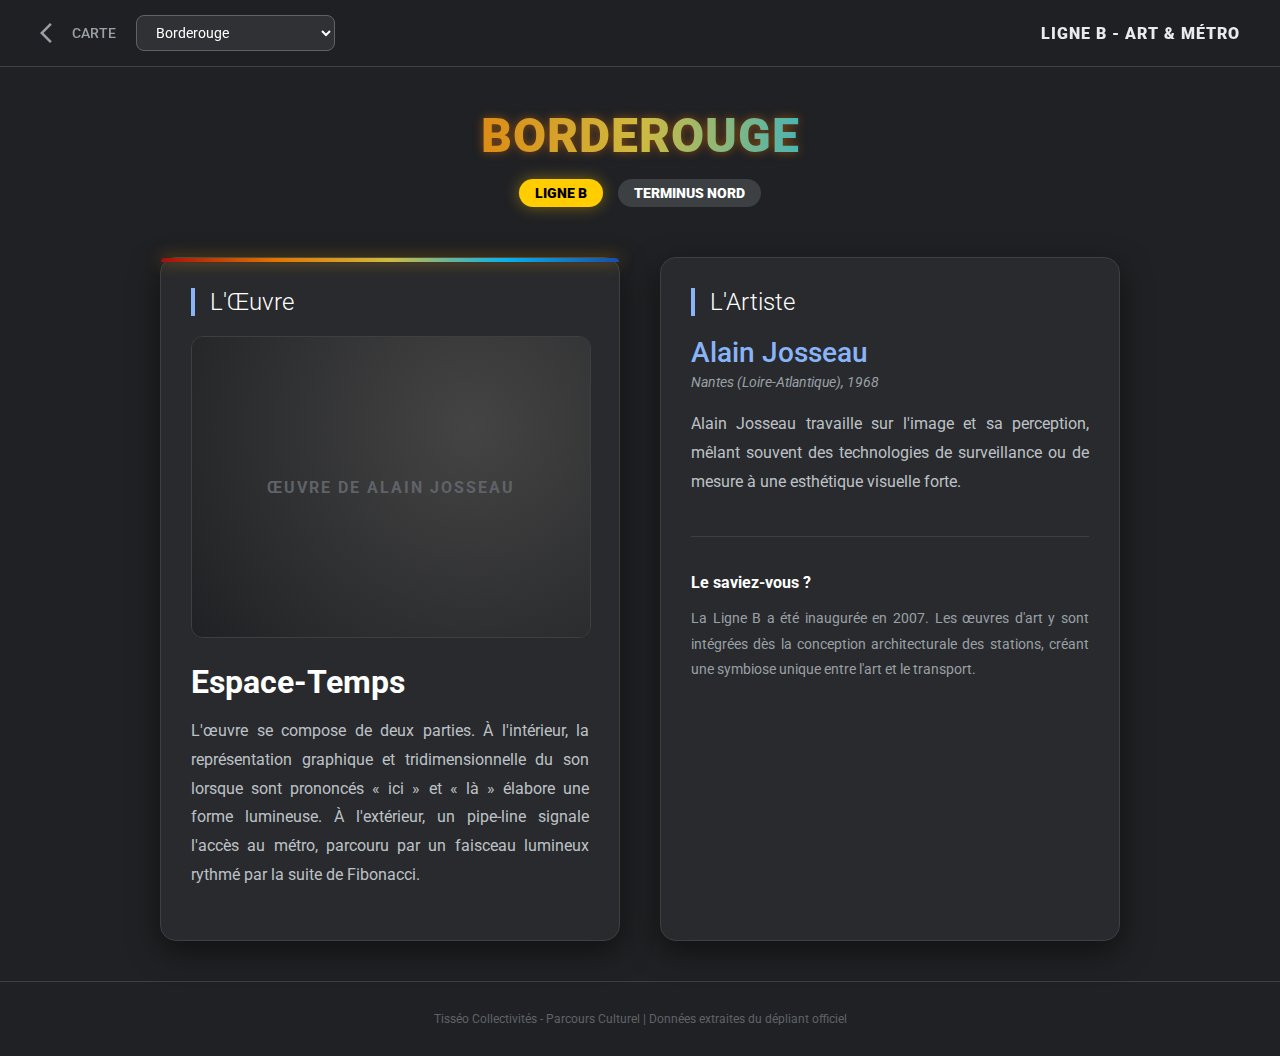
<file: details_ligne_B.html>
<!DOCTYPE html>
<html lang="fr">
<head>
    <meta charset="UTF-8">
    <meta name="viewport" content="width=device-width, initial-scale=1.0">
    <title>Détail de l'Œuvre - Ligne B</title>
    
    <link href="https://fonts.googleapis.com/css2?family=Roboto:wght@300;400;500;700;900&display=swap" rel="stylesheet">

    <style>
        body { 
            margin: 0; padding: 0; background-color: #202124; color: #e8eaed; 
            font-family: 'Roboto', sans-serif; min-height: 100vh; display: flex; flex-direction: column;
        }

        .neon-gradient-text {
            background: linear-gradient(90deg, #a50e0e, #e37400, #cfba3f, #07b2ef, #174ea6);
            -webkit-background-clip: text; -webkit-text-fill-color: transparent;
            filter: drop-shadow(0 0 5px rgba(227, 116, 0, 0.5));
        }

        .neon-border-top { position: relative; }
        .neon-border-top::before {
            content: ''; position: absolute; top: 0; left: 0; right: 0; height: 4px;
            background: linear-gradient(90deg, #a50e0e, #e37400, #cfba3f, #07b2ef, #174ea6);
            box-shadow: 0 0 15px rgba(255, 165, 0, 0.6); border-radius: 4px 4px 0 0;
        }

        header {
            padding: 15px 40px; display: flex; justify-content: space-between; align-items: center;
            border-bottom: 1px solid #3c4043; background-color: rgba(32, 33, 36, 0.95);
            position: sticky; top: 0; z-index: 100; backdrop-filter: blur(5px);
        }

        .back-btn {
            text-decoration: none; color: #9aa0a6; font-weight: 500; font-size: 14px;
            display: flex; align-items: center; transition: color 0.3s;
        }
        .back-btn:hover { color: #fff; text-shadow: 0 0 8px #fff; }
        .back-btn svg { margin-right: 8px; fill: currentColor; }

        .station-selector {
            background: #303134; color: #fff; border: 1px solid #5f6368;
            padding: 8px 15px; border-radius: 8px; font-family: 'Roboto', sans-serif;
            font-size: 14px; cursor: pointer; margin-left: 20px;
        }

        main {
            flex: 1; max-width: 1000px; margin: 40px auto; padding: 0 20px; width: 100%;
            box-sizing: border-box; animation: fadeIn 0.8s ease-out;
        }

        .header-oeuvre { text-align: center; margin-bottom: 50px; }
        h1.station-name { font-size: 48px; font-weight: 900; margin: 0; letter-spacing: 1px; text-transform: uppercase; }
        
        .badges { margin-top: 15px; display: flex; justify-content: center; gap: 15px; }
        
        .line-badge {
            padding: 6px 16px; border-radius: 50px; font-weight: 900; font-size: 14px;
            text-transform: uppercase; 
            background-color: #FFCD00; color: #000; box-shadow: 0 0 15px rgba(255, 205, 0, 0.4);
        }

        .content-grid { display: grid; grid-template-columns: 1fr 1fr; gap: 40px; }

        .card {
            background-color: #282a2d; border: 1px solid #3c4043; border-radius: 16px;
            padding: 30px; box-shadow: 0 10px 30px rgba(0,0,0,0.5); transition: transform 0.3s ease;
        }
        .card:hover { transform: translateY(-5px); }

        h2 {
            font-size: 24px; margin-top: 0; margin-bottom: 20px; font-weight: 300; color: #fff;
            border-left: 4px solid #8ab4f8; padding-left: 15px;
        }

        .artwork-title { font-size: 32px; font-weight: 700; color: #fff; margin-bottom: 10px; }
        .artist-name { font-size: 28px; font-weight: 500; color: #8ab4f8; margin-bottom: 5px; }
        .artist-meta { font-style: italic; color: #9aa0a6; font-size: 14px; margin-bottom: 20px; display: block; }
        
        p { line-height: 1.8; color: #bdc1c6; font-size: 16px; margin-bottom: 20px; text-align: justify; }

        .photo-frame {
            width: 100%; height: 300px; background-color: #000; border-radius: 12px;
            overflow: hidden; position: relative; margin-bottom: 25px; border: 1px solid #3c4043;
        }
        .abstract-art-bg {
            width: 100%; height: 100%; background: radial-gradient(circle at 70% 30%, #444, #202124);
            display: flex; align-items: center; justify-content: center; color: #5f6368; font-weight: 700; letter-spacing: 2px;
        }

        @keyframes fadeIn { from { opacity: 0; transform: translateY(20px); } to { opacity: 1; transform: translateY(0); } }
        @media (max-width: 768px) { .content-grid { grid-template-columns: 1fr; } h1.station-name { font-size: 32px; } }
        footer { text-align: center; padding: 30px; color: #5f6368; font-size: 12px; margin-top: auto; border-top: 1px solid #3c4043; }
    </style>
</head>
<body>

    <header>
        <div style="display:flex; align-items:center;">
            <a href="SAES2.html" class="back-btn">
                <svg xmlns="http://www.w3.org/2000/svg" height="24" viewBox="0 -960 960 960" width="24"><path d="M400-80 0-480l400-400 71 71-329 329 329 329-71 71Z"/></svg>
                CARTE
            </a>
            <select id="stationSelect" class="station-selector" onchange="loadStation(this.value)"></select>
        </div>
        <div style="font-weight: 900; letter-spacing: 1px;">LIGNE B - ART & MÉTRO</div>
    </header>

    <main id="mainContent">
        <div class="header-oeuvre">
            <h1 class="station-name neon-gradient-text" id="titreStation">STATION</h1>
            <div class="badges">
                <span class="line-badge">Ligne B</span>
                <span class="line-badge" style="background: #3c4043; color: #fff; box-shadow:none;" id="positionBadge">MÉTRO</span>
            </div>
        </div>

        <div class="content-grid">
            <div class="card neon-border-top">
                <h2>L'Œuvre</h2>
                <div class="photo-frame">
                    <div class="abstract-art-bg" id="photoPlaceholder">PHOTO</div>
                </div>
                <div class="artwork-title" id="titreOeuvre">Titre de l'œuvre</div>
                <div id="descOeuvre"></div>
            </div>

            <div class="card">
                <h2 class="artist-title">L'Artiste</h2>
                <div class="artist-name" id="nomArtiste">Nom de l'artiste</div>
                <span class="artist-meta" id="metaArtiste">Origine et date</span>
                <div id="bioArtiste"></div>
                
                <div style="margin-top: 40px; padding-top: 20px; border-top: 1px solid #3c4043;">
                    <h3 style="color: #fff; font-size: 16px; margin-bottom: 10px;">Le saviez-vous ?</h3>
                    <p style="font-size: 14px; color: #9aa0a6;">
                        La Ligne B a été inaugurée en 2007. Les œuvres d'art y sont intégrées dès la conception architecturale des stations, créant une symbiose unique entre l'art et le transport.
                    </p>
                </div>
            </div>
        </div>
    </main>

    <footer>
        Tisséo Collectivités - Parcours Culturel | Données extraites du dépliant officiel
    </footer>

    <script>
        const stationsLigneB = {
            "borderouge": {
                name: "Borderouge",
                badge: "TERMINUS NORD",
                artist: "Alain Josseau",
                meta: "Nantes (Loire-Atlantique), 1968",
                title: "Espace-Temps",
                desc: "<p>L'œuvre se compose de deux parties. À l'intérieur, la représentation graphique et tridimensionnelle du son lorsque sont prononcés « ici » et « là » élabore une forme lumineuse. À l'extérieur, un pipe-line signale l'accès au métro, parcouru par un faisceau lumineux rythmé par la suite de Fibonacci.</p>",
                bio: "<p>Alain Josseau travaille sur l'image et sa perception, mêlant souvent des technologies de surveillance ou de mesure à une esthétique visuelle forte.</p>"
            },
            "trois_cocus": {
                name: "Trois Cocus",
                badge: "STATION",
                artist: "Pierrick Sorin",
                meta: "Nantes (Loire-Atlantique), 1960",
                title: "Sans titre (Portraits)",
                desc: "<p>Ce tableau animé est une œuvre interactive dans laquelle le voyageur est aussi acteur. Les usagers sont invités à présenter leur visage aux bornes. Une fois numérisés, ces portraits viennent se mêler à l'animation ludique qui défile sur les écrans.</p>",
                bio: "<p>Pierrick Sorin est un vidéaste connu pour ses « auto-filmages » burlesques et ses dispositifs optiques holographiques, les « théâtres optiques ».</p>"
            },
            "la_vache": {
                name: "La Vache",
                badge: "STATION",
                artist: "Corinne Sentou",
                meta: "Toulouse (Haute-Garonne), 1964",
                title: "Sans titre",
                desc: "<p>Cette œuvre rétroéclairée forme un miroir arrondi scintillant de lumière colorée. La notion de mur s'efface au profit d'une vision panoramique miroitante qui invite les usagers à vivre leur relation à l'espace comme un instant de lumière magique.</p>",
                bio: "<p>Corinne Sentou travaille sur la perception de l'espace par des installations minimales et colorées qui jouent avec l'architecture.</p>"
            },
            "barriere_de_paris": {
                name: "Barrière de Paris",
                badge: "STATION",
                artist: "Bernar Venet",
                meta: "Saint-Auban (Alpes Maritimes), 1941",
                title: "Arcs majeurs",
                desc: "<p>La sculpture se compose de deux arcs verticaux de 25 mètres de hauteur en acier Corten, se croisant dans leur partie supérieure. L'œuvre constitue un repère visuel monumental à l'entrée nord de la ville, mêlant rationalité mathématique et recherche artistique.</p>",
                bio: "<p>Artiste conceptuel majeur, Bernar Venet est mondialement connu pour ses sculptures monumentales en acier aux lignes indéterminées.</p>"
            },
            "minimes": {
                name: "Minimes - Cl. Nougaro",
                badge: "STATION",
                artist: "Olivier Mosset & Damien Aspe",
                meta: "Suisse (1944) & Toulouse (1973)",
                title: "Monochrome et Inversion",
                desc: "<p>Un mur est investi d'un monochrome orange, en relation avec les briques de la ville, tandis que le plafond est peint en bleu. Au niveau inférieur, les couleurs sont inversées. Cette œuvre s'inscrit dans la recherche d'une expression minimale.</p>",
                bio: "<p>Une collaboration entre un maître du minimalisme radical (Mosset) et un artiste questionnant les technologies et le son (Aspe).</p>"
            },
            "canal_du_midi": {
                name: "Canal du Midi",
                badge: "STATION",
                artist: "Daniel Pommereulle",
                meta: "Sceaux (1937-2003)",
                title: "Le Bronze et l'Eau",
                desc: "<p>Cette œuvre est constituée de quatre sculptures monumentales composées de matériaux nobles tels que le verre, le cuivre, la porcelaine, l'ardoise et le bronze. Elle marque l'opposition, parfois brutale, des matériaux.</p>",
                bio: "<p>Peintre, sculpteur et cinéaste, Pommereulle a traversé le mouvement surréaliste en gardant une fascination pour les objets tranchants et la transparence.</p>"
            },
            "compans_caffarelli": {
                name: "Compans Caffarelli",
                badge: "JARDIN JAPONAIS",
                artist: "Ange Leccia",
                meta: "Minervio (Corse), 1952",
                title: "Sans titre",
                desc: "<p>La station est investie par deux imposants panneaux de lumière artificielle dynamique en fibres optiques tissées. Les couleurs changeantes rappellent la lumière naturelle des couchers et levers de soleil, contrastant avec l'univers souterrain.</p>",
                bio: "<p>Ange Leccia travaille l'image en mouvement et la lumière pour créer des arrangements visuels hypnotiques et contemplatifs.</p>"
            },
            "jeanne_d_arc": {
                name: "Jeanne d'Arc",
                badge: "CENTRE VILLE",
                artist: "Sophie Calle",
                meta: "Paris, 1953",
                title: "Transport Amoureux",
                desc: "<p>Sophie Calle a installé des écrans diffusant des messages laissés par les voyageurs. Chacun peut ainsi engager un lien ou agrémenter les trajets avec un peu de poésie.</p>",
                bio: "<p>Sophie Calle est célèbre pour son art narratif où elle mêle sa vie intime à celle des autres, jouant sur la frontière entre voyeurisme et poésie.</p>"
            },
            "jean_jaures": {
                name: "Jean Jaurès",
                badge: "CORRESPONDANCE A",
                artist: "Felice Varini",
                meta: "Locarno (Suisse), 1952",
                title: "Anamorphose",
                desc: "<p>Œuvre commune aux deux lignes : des formes géométriques monumentales peintes sur l'architecture ne forment une figure cohérente que depuis un point de vue précis dans le couloir de correspondance.</p>",
                bio: "<p>L'artiste utilise l'architecture comme toile pour ses anamorphoses qui défient la perception de l'espace.</p>"
            },
            "francois_verdier": {
                name: "François Verdier",
                badge: "PRÉFECTURE",
                artist: "Patrick Corillon",
                meta: "Knokke (Belgique), 1959",
                title: "Le Mallandier",
                desc: "<p>L'œuvre représente un arbre, le « Mallandier », dont l'histoire imaginaire est gravée sur le tronc. Dans les branchages apparaissent des fragments d'arbres et des noms de champs de bataille.</p>",
                bio: "<p>Patrick Corillon est un conteur plasticien qui crée des univers fictionnels s'insérant dans la réalité des espaces publics.</p>"
            },
            "carmes": {
                name: "Carmes",
                badge: "CENTRE HISTORIQUE",
                artist: "Jean-Paul Marcheschi",
                meta: "Bastia (Corse), 1951",
                title: "La Voie Lactée",
                desc: "<p>Un canal sombre au plafond évoque un fleuve, une carte marine ou un ciel nocturne. C'est littéralement une « Voie Lactée », une écriture de lumière inspirée par le poème « La nuit obscure » de Jean de la Croix.</p>",
                bio: "<p>Marcheschi peint avec le feu, la suie et la cire, créant des œuvres sombres et mystiques.</p>"
            },
            "palais_de_justice": {
                name: "Palais de Justice",
                badge: "TRAMWAY",
                artist: "Le Groupe Irwin",
                meta: "Collectif slovène (1983)",
                title: "Liberté, Égalité, Fraternité",
                desc: "<p>L'œuvre est formée de quatre tapis où sont disposées des enseignes lumineuses associant les principes de la République au nom de la station. Les tapis issus de quatre cultures différentes suggèrent le sol, le domicile et le mouvement.</p>",
                bio: "<p>Le groupe Irwin (NSK) est un collectif d'avant-garde connu pour son utilisation ironique des symboles politiques et totalitaires.</p>"
            },
            "st_michel": {
                name: "St Michel - M. Langer",
                badge: "STATION",
                artist: "Michel Verjux",
                meta: "Chalon-sur-Saône, 1956",
                title: "Lumière projetée",
                desc: "<p>Quatre demi-cônes de lumière sont projetés dans un cône de matière construite. Trois faisceaux frappent les puits de lumière, le quatrième trace un cercle parfait au sol.</p>",
                bio: "<p>Michel Verjux ne sculpte pas la matière mais l'espace, en utilisant uniquement des projecteurs de théâtre ou de diapositives.</p>"
            },
            "empalot": {
                name: "Empalot",
                badge: "STATION",
                artist: "Daniel Dezeuze",
                meta: "Alès (Gard), 1942",
                title: "Échelle ADN",
                desc: "<p>Dans le vide central de la station sont installées six échelles de fibres optiques aux couleurs changeantes. Le titre fait allusion au code génétique, évoquant l'identité unique du genre humain dans une atmosphère de gaieté.</p>",
                bio: "<p>Membre fondateur du groupe Supports/Surfaces, Dezeuze déconstruit la peinture pour en révéler l'armature et le vide.</p>"
            },
            "st_agne": {
                name: "St Agne SNCF",
                badge: "GARE",
                artist: "Nicolas Hérubel",
                meta: "Rouen (Seine-Maritime), 1959",
                title: "Un seul ticket pour un même manège",
                desc: "<p>Un immense cerf-volant semble flotter dans l'espace de dilatation de la station, proposant une échappée imaginaire aux voyageurs.</p>",
                bio: "<p>Nicolas Hérubel crée des sculptures qui détournent des objets familiers pour leur donner une dimension poétique ou absurde.</p>"
            },
            "saouzelong": {
                name: "Saouzelong",
                badge: "STATION",
                artist: "Monique Frydman",
                meta: "Nages (Tarn), 1943",
                title: "Sans titre",
                desc: "<p>Sur un vitrail rétroéclairé, l'artiste joue sur la transparence. Des empreintes de cordes traitées au jaune d'argent forment des entrelacs évoquant des saules, rappelant l'étymologie du nom de la station.</p>",
                bio: "<p>Monique Frydman est une peintre abstraite qui travaille la couleur par imprégnation et frottage sur de grandes toiles ou papiers.</p>"
            },
            "rangueil": {
                name: "Rangueil",
                badge: "STATION",
                artist: "C. Caillol & J. Bartolani",
                meta: "Marseille / Haïfa",
                title: "Vent capricieux",
                desc: "<p>Des images de sacs en plastique aux couleurs vives sont comme transportés et plaqués sur la façade par un vent capricieux. Deux sculptures de jardiniers habitent le jardin de bambous en contrebas.</p>",
                bio: "<p>Duo d'artistes utilisant des matériaux pauvres et colorés pour créer des installations dynamiques pleines d'humour.</p>"
            },
            "fac_pharmacie": {
                name: "Faculté de Pharmacie",
                badge: "UNIVERSITÉ",
                artist: "Didier Mencoboni",
                meta: "Guingamp, 1959",
                title: "Sans titre",
                desc: "<p>L'artiste investit la verticalité d'une paroi pour y installer un jeu de boules de verre colorées et de perforations. Bousculant les repères, il laisse à penser que le sol est devenu mur.</p>",
                bio: "<p>Didier Mencoboni explore la couleur et la série à travers des dispositifs picturaux qui envahissent l'espace.</p>"
            },
            "universite_paul_sabatier": {
                name: "Université Paul Sabatier",
                badge: "UNIVERSITÉ",
                artist: "Roman Opalka",
                meta: "Abbeville (1931-2011)",
                title: "1965 / 1 - ∞",
                desc: "<p>Dans cette œuvre lumineuse, l'artiste réunit la pyramide des nombres et la ligne énigmatique d'une existence. C'est une réflexion vertigineuse sur le temps qui passe et l'infini.</p>",
                bio: "<p>Roman Opalka a consacré sa vie entière à peindre la suite des nombres de 1 à l'infini, une œuvre conceptuelle radicale sur le temps.</p>"
            },
            "ramonville": {
                name: "Ramonville",
                badge: "TERMINUS SUD",
                artist: "Jean-Pierre Bertrand",
                meta: "Paris (1937-2015)",
                title: "Code couleur",
                desc: "<p>Par un jeu consistant à associer chaque lettre du nom de la station à une valeur numérique, les baies du fronton colorées accueillent différents espaces dont les dimensions correspondent à cette transcription.</p>",
                bio: "<p>Jean-Pierre Bertrand travaillait sur les systèmes de correspondance entre nombres, couleurs et matériaux organiques.</p>"
            }
        };

        const select = document.getElementById('stationSelect');

        for (const key in stationsLigneB) {
            let option = document.createElement('option');
            option.value = key;
            option.textContent = stationsLigneB[key].name;
            select.appendChild(option);
        }

        function loadStation(key) {
            const data = stationsLigneB[key];
            document.getElementById('titreStation').textContent = data.name;
            document.getElementById('positionBadge').textContent = data.badge;
            document.getElementById('titreOeuvre').textContent = data.title;
            document.getElementById('descOeuvre').innerHTML = data.desc;
            document.getElementById('nomArtiste').textContent = data.artist;
            document.getElementById('metaArtiste').textContent = data.meta;
            document.getElementById('bioArtiste').innerHTML = data.bio;
            document.getElementById('photoPlaceholder').textContent = "ŒUVRE DE " + data.artist.toUpperCase();

            const main = document.getElementById('mainContent');
            main.style.opacity = 0;
            main.style.transform = "translateY(10px)";
            
            setTimeout(() => {
                main.style.transition = "opacity 0.5s ease, transform 0.5s ease";
                main.style.opacity = 1;
                main.style.transform = "translateY(0)";
            }, 50);
        }

        const urlParams = new URLSearchParams(window.location.search);
        const stationParam = urlParams.get('station');

        if(stationParam && stationsLigneB[stationParam]) {
            select.value = stationParam;
            loadStation(stationParam);
        } else {
            select.value = "borderouge";
            loadStation("borderouge");
        }
    </script>
</body>
</html>
</file>
